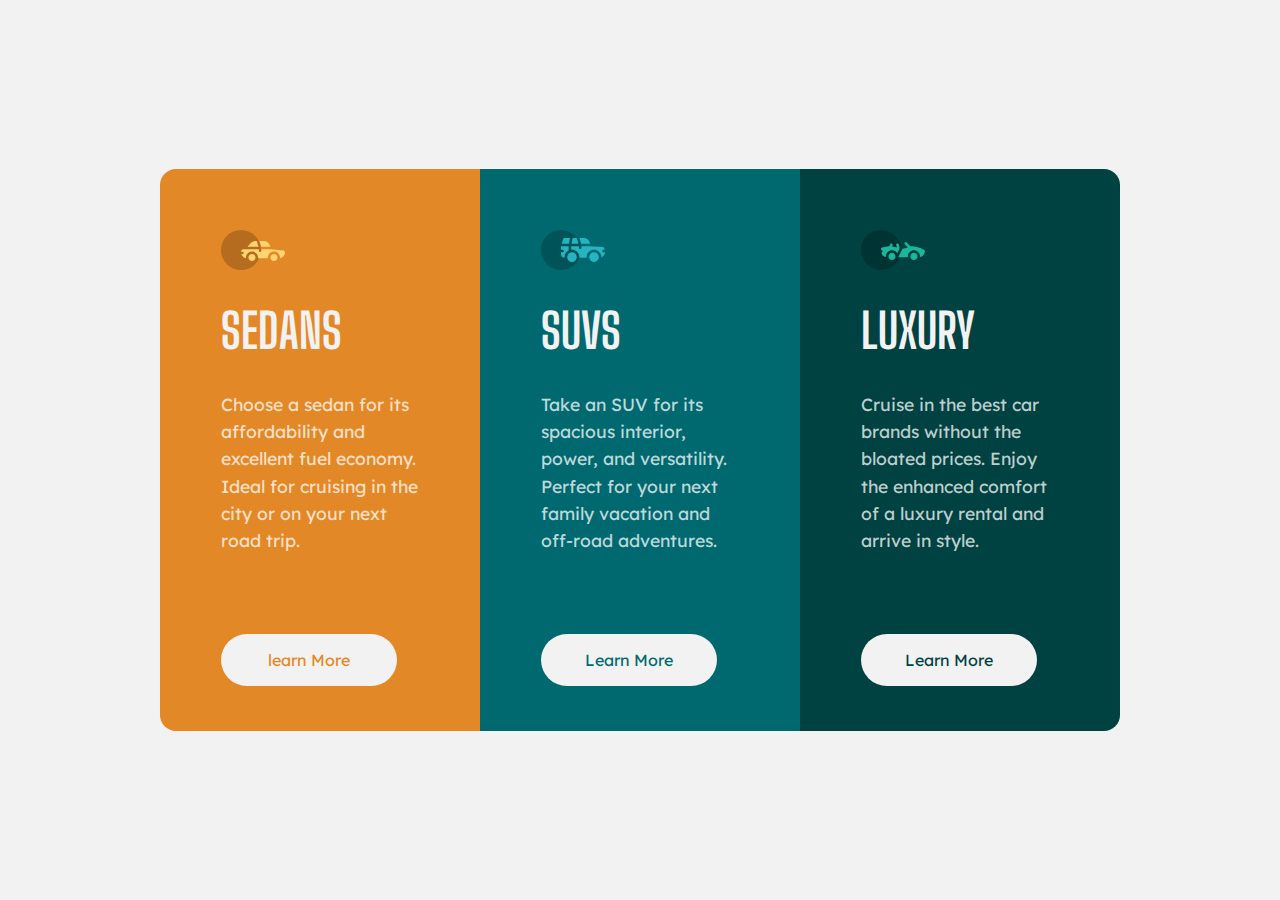
<file: 3-column-preview-card-component/index.html>
<!DOCTYPE html>
<html lang="en">
<head>
    <meta charset="UTF-8">
    <meta http-equiv="X-UA-Compatible" content="IE=edge">
    <meta name="viewport" content="width=device-width, initial-scale=1.0">
    <title>3-column-preview-card-component-main</title>
    <link rel="stylesheet" href="index1.css">
</head>
<body>
    <main>

     <div class="card">
         
        <div class="card__sedans card__rows">
            <img class="card__img" src="./icon-sedans.svg" alt="">
            <p class="card__titles">SEDANS</p>
            <p class="card__desc">Choose a sedan for its affordability and excellent fuel economy. Ideal for cruising in the city or on your next road trip.</p>
            <a  class="card__sedans_btn card__btn" href="#">learn More</a>
        </div>

        <div class="card__suvs card__rows">
            <img class="card__img" src="./icon-suvs.svg" alt="">
            <p class="card__titles">SUVS</p>
            <p class="card__desc">Take an SUV for its spacious interior, power, and versatility. Perfect for your next family vacation and off-road adventures.</p>
            <a class="card__suvs_btn card__btn" href="#">Learn More</a>
        </div>

        <div class="card__luxury card__rows">
            <img class="card__img" src="./icon-luxury.svg" alt="">
            <p class="card__titles">LUXURY</p>
            <p class="card__desc">Cruise in the best car brands without the bloated prices. Enjoy the enhanced comfort of a luxury rental and arrive in style.</p>
            <a class="card__luxury_btn card__btn" href="#">Learn More</a>
        </div>
     </div>   
    </main>
</body>
</html>
</file>
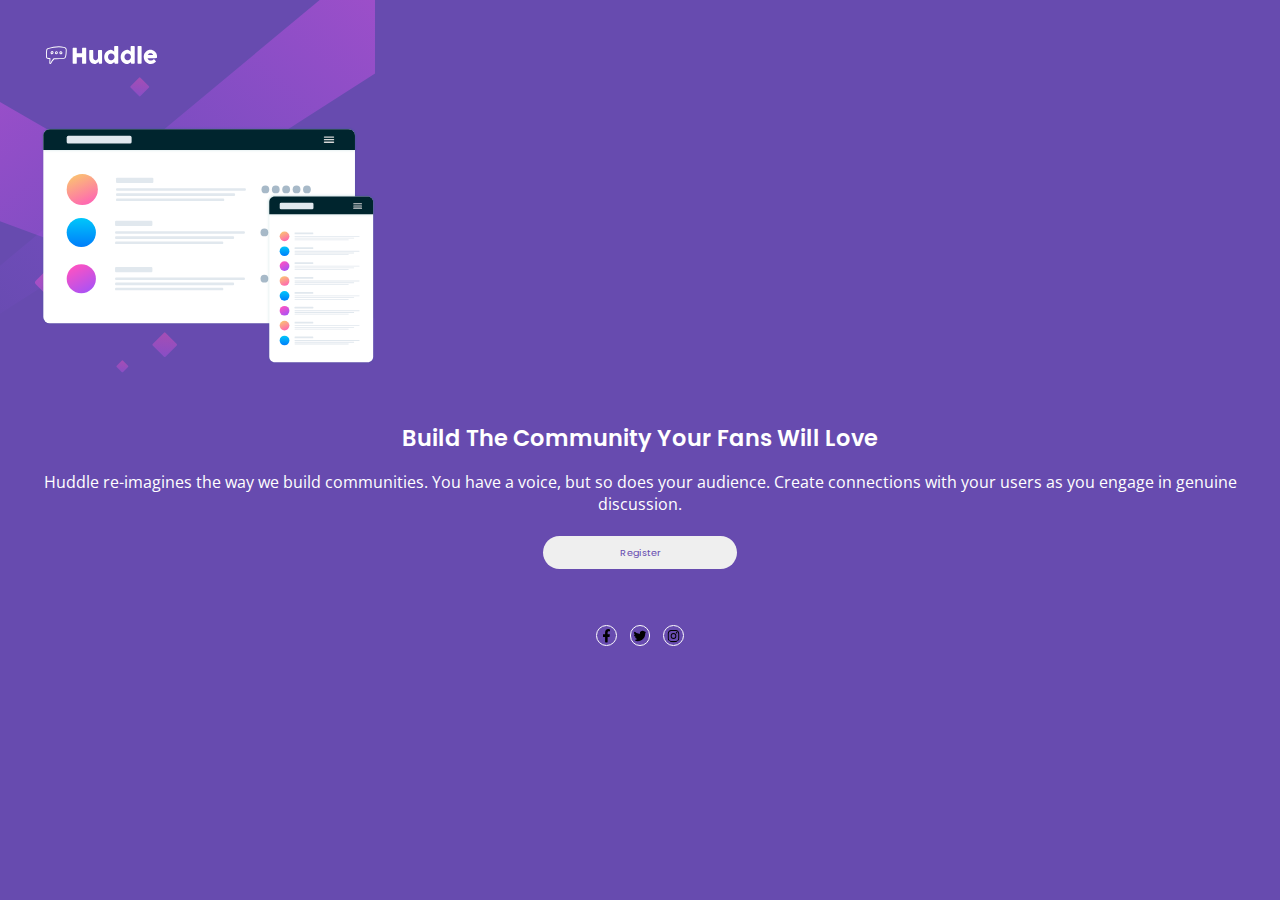
<file: huddle-landing-page-with-single-introductory-section-master/index.html>
<!DOCTYPE html>
<html lang="en">
<head>
    <meta charset="UTF-8">
    <meta http-equiv="X-UA-Compatible" content="IE=edge">
    <meta name="viewport" content="width=device-width, initial-scale=1.0">
    <link rel="stylesheet" href="index.css">
    <title>Huddle landing page with single introductory section master</title>
</head>
<body>
    
    <main>
        <img class="header" src="./images/logo.svg" alt="huddle" />
        <img class="top" src="./images/illustration-mockups.svg" alt="illustration" />
        <div class="bottom">
            <h1 class="title">Build The Community Your Fans Will Love</h1>
            <p class="description">Huddle re-imagines the way we build 
                communities. You have a voice, but so does your audience.
                Create connections with your users as you engage in genuine discussion.
            </p>
            <button class="button">Register</button>
        </div>
        <div class="footer">
            <img class="logos" src="./images/facebook-f-brands.svg" alt="facebook logo">
            <img class="logos" src="./images/logo-twitter.svg" alt="twitter logo">
            <img class="logos" src="./images/logo-instagram.svg" alt="instagram logo">
        </div>
    </main>
</body>
</html>
</file>
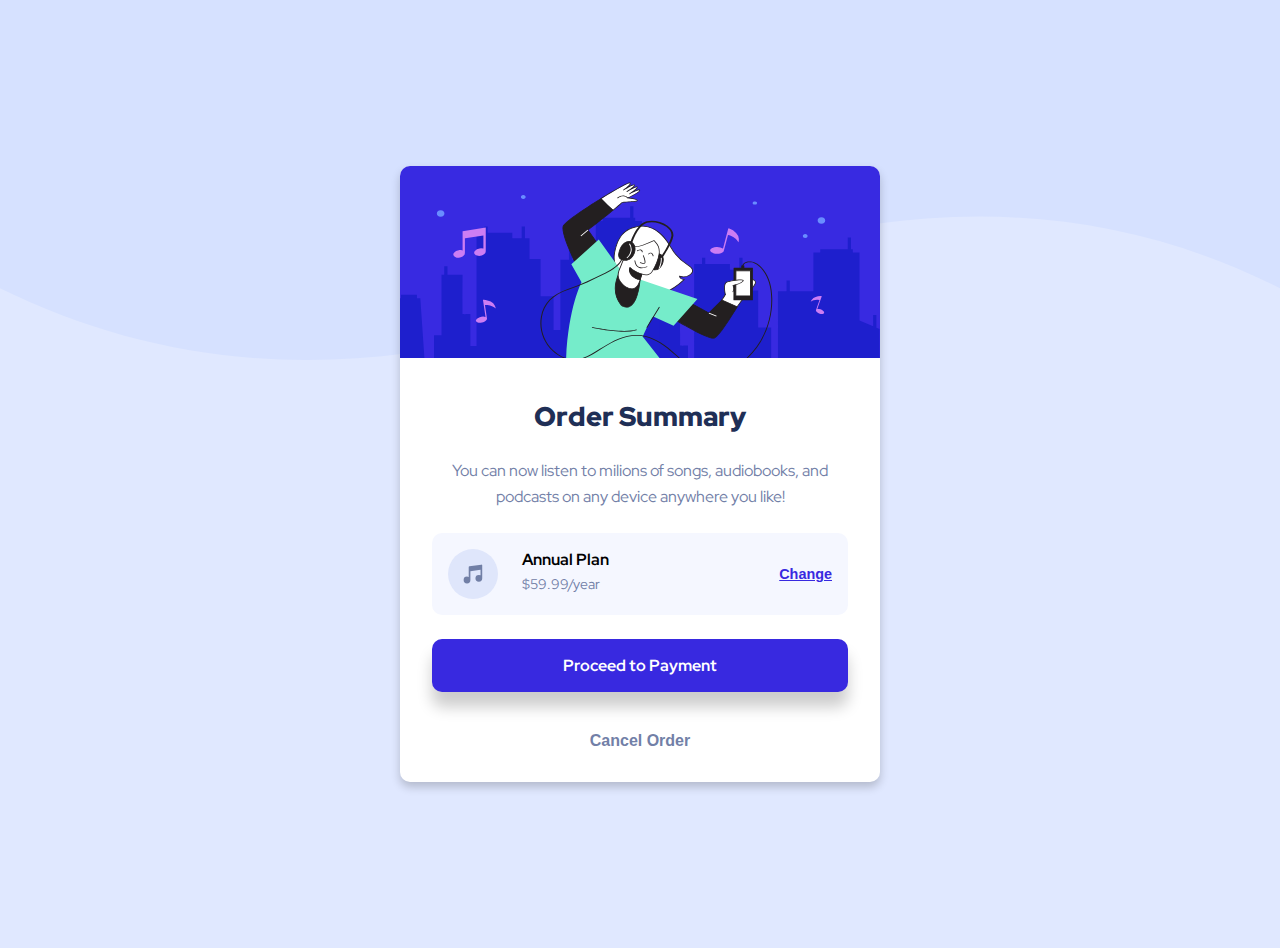
<file: Order summary/index.html>
<!DOCTYPE html>
<html lang="en">
<head>
    <meta charset="UTF-8">
    <meta http-equiv="X-UA-Compatible" content="IE=edge">
    <meta name="viewport" content="width=device-width, initial-scale=1.0">
    <link href="./index.css" rel="stylesheet" />
    <title>Order Summary</title>
</head>
<body>
    <main>
        <h1 class="sr-only">This program shows an order</h1>
        <div class="card">
            <img class="card__img" src="./illustration-hero.svg" alt="A woman listeneing to music and dancing" />
            <div class="card__body">
                <h2 class="card__header">Order Summary</h2>
                <p class="card__desc">You can now listen to milions of songs, audiobooks, and podcasts on any device anywhere you like!</p>
                <div class="card__plan">
                    <img class="card__music_img" src="./icon-music.svg" alt="" />
                    <h3 class="card__plan__title">Annual Plan</h3>
                    <p class="card__plan__time">$59.99/year</p>
                    <button class="card__plan__change">Change</button>
                </div>
                <a class="btn card__pay" href="#">Proceed to Payment</a>
                <button class="btn card__cancel">Cancel Order</button>
            </div>
        </div>
    </main>
</body>
</html>
</file>
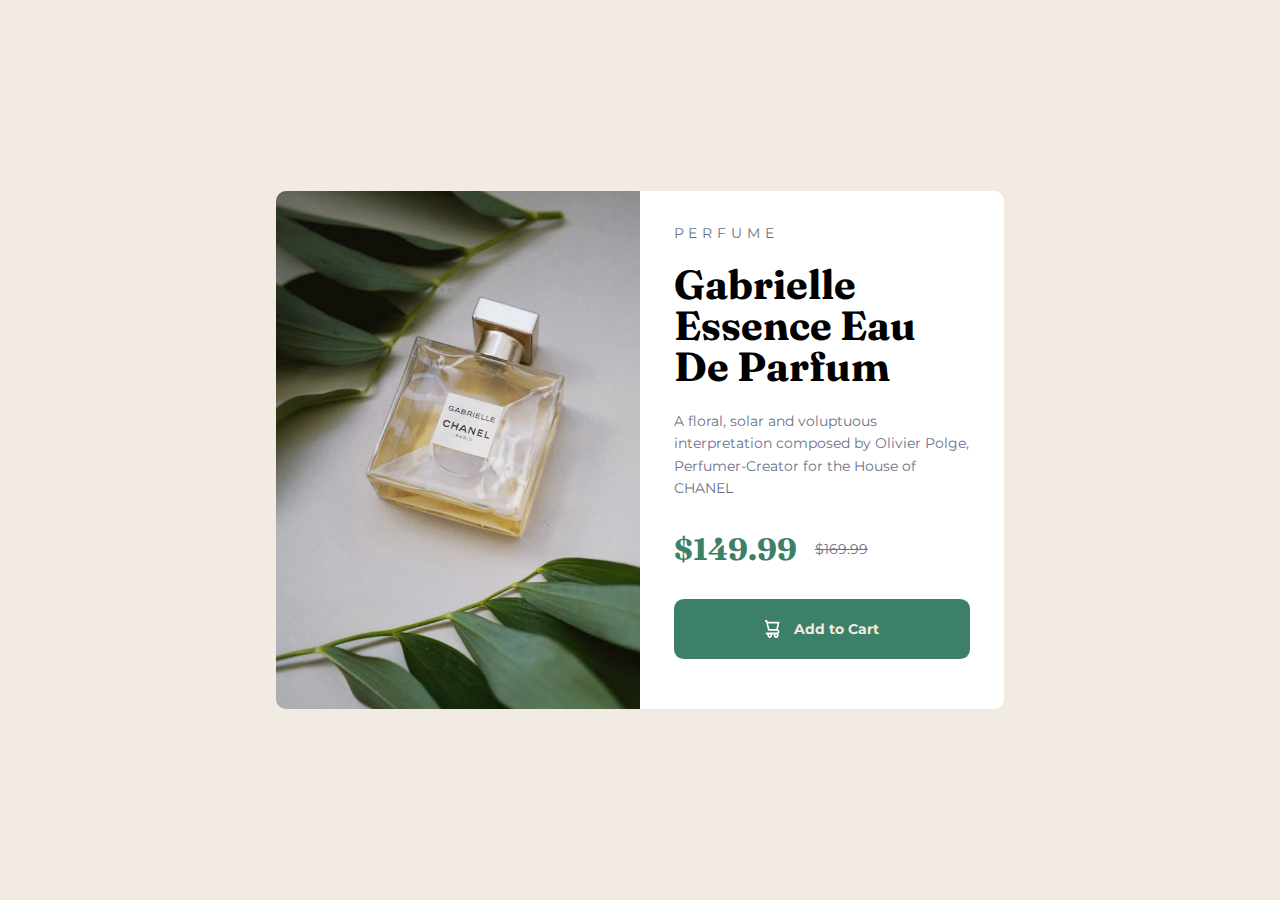
<file: product-preview-card-component-main/index.html>
<!DOCTYPE html>
<html lang="en">
<head>
    <meta charset="UTF-8">
    <meta http-equiv="X-UA-Compatible" content="IE=edge">
    <meta name="viewport" content="width=device-width, initial-scale=1.0">
    <title>Product view card</title>
    <link rel="stylesheet" href="index.css">
</head>
<body>
    
    <main>
        <div class="card">
            <div class="card_img"></div>
        

        <div class="card_content">
            <p class="card_item_name">Perfume</p>
            <h1 class="card_title">Gabrielle Essence Eau De Parfum</h1>
            
            <p class="card_desc">A floral, solar and voluptuous interpretation composed by Olivier Polge, Perfumer-Creator for the House of <span>chanel</span></p>
           
            <div class="card_item_prices">
                <h1 class="card_item_cur_price">$149.99</h1>
                <p class="card_item_prev_price">$169.99</p>
            </div>

            <a href="#" class="card_btn"><img src="./images/icon-cart.svg" class="card_btn_img" alt="">Add to Cart</a>

            
            
        </div>
    </div>
    </main>
</body>
</html>
</file>
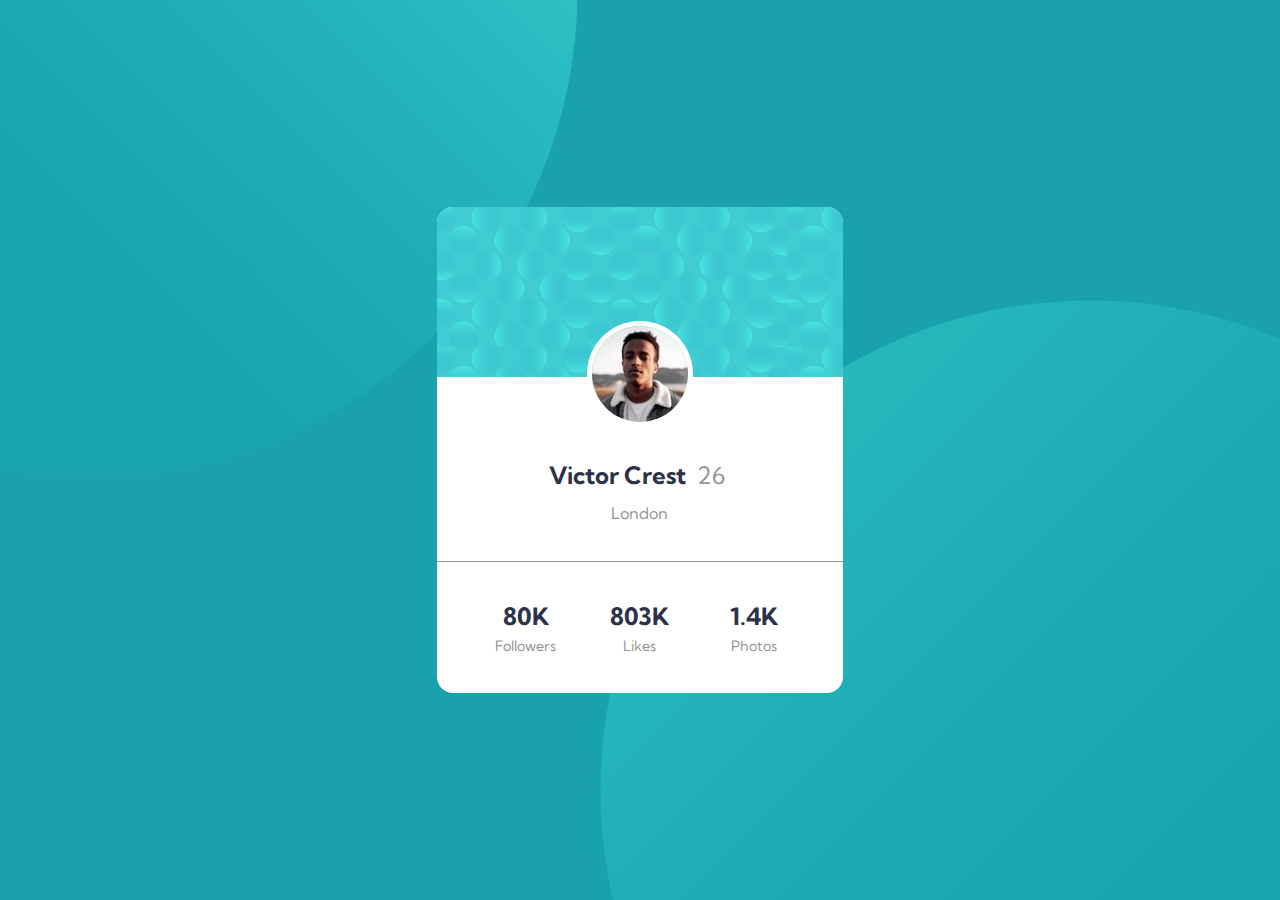
<file: profile-card-component/index.html>
<!DOCTYPE html>
<html lang="en">
<head>
    <meta charset="UTF-8">
    <meta http-equiv="X-UA-Compatible" content="IE=edge">
    <meta name="viewport" content="width=device-width, initial-scale=1.0">
    <title>Profile Card component</title>
    <link rel="stylesheet" href="./index.css">
</head>
<body>
   
    <main>
        <h1 class="sr-only">This program shows an profile card component</h1>
        <div class = "card">

            <div class="card__space"></div>

            <div class="card__between">
            <img class="card__img" src="./image-victor.jpg" alt="picture of boy">
           
            <div class="card__middle">
            <p class="card__img_name card__blue">Victor Crest <span class="card__img_number card__grey">26</span></p>
            <p class="card__country card__grey">London</p>
            </div>
        </div>

            <div class="card__border_above_stats"></div>
            <div class="card__stats">
                <div class="card__stats_followers"> 
                     <p class="card__stats_number card__blue">80K</p>
                    <p class="card__stats_FLP card__grey">Followers</p>
                </div>
                    <div class="card__stats_likes">
                     <p class="card__stats_number card__blue">803K</p>
                     <p class="card__stats_FLP card__grey">Likes</p>     
                    </div>            
                        <div class="card__stats_photos">
                         <p class="card__stats_number card__blue">1.4K</p>
                         <p class="card__stats_FLP card__grey">Photos</p>    
                        </div>
            
            </div>
        
        </div>

    </main>

   
</body>
</html>
</file>
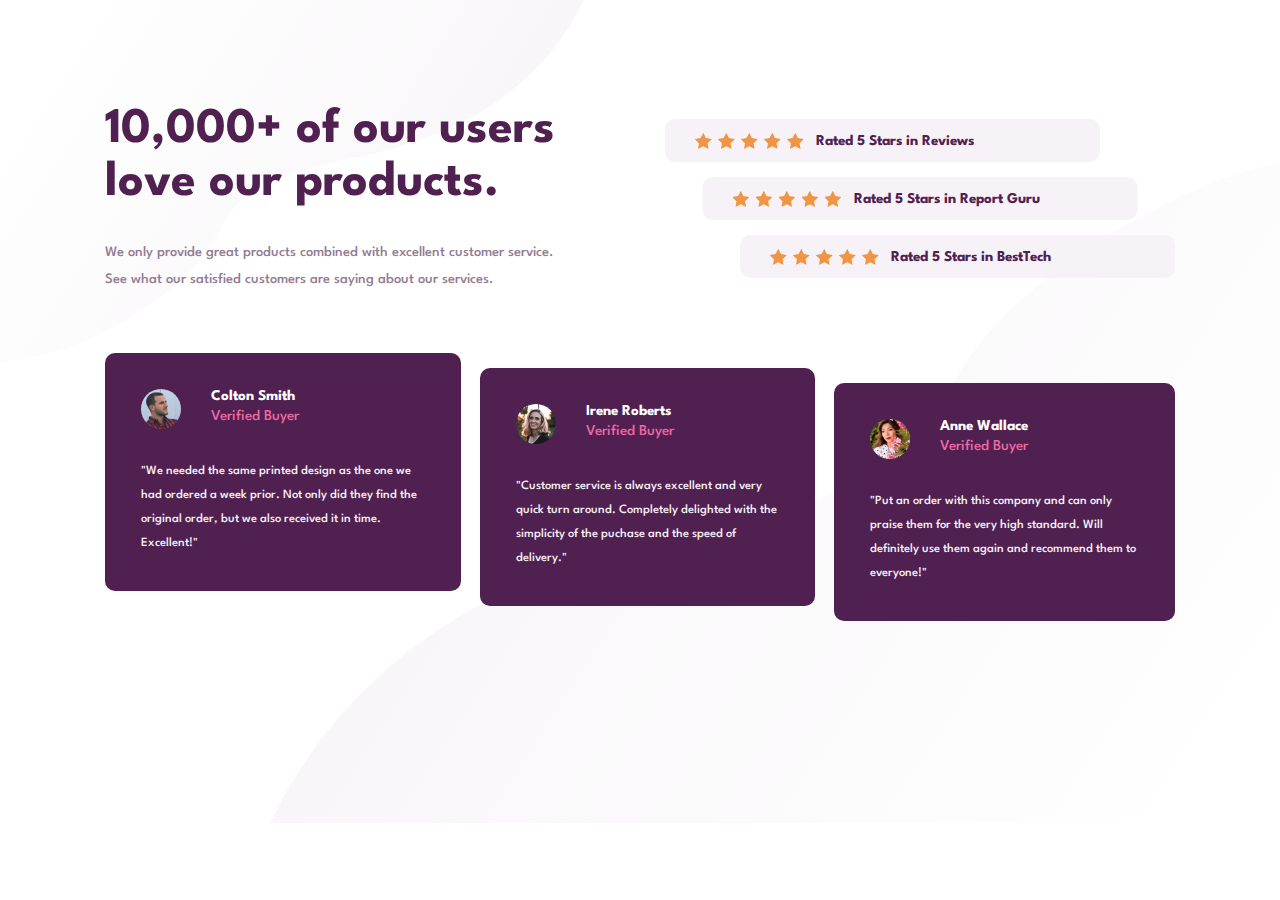
<file: social-proof-section-master/index.html>
<!DOCTYPE html>
<html lang="en">
<head>
    <meta charset="UTF-8">
    <meta http-equiv="X-UA-Compatible" content="IE=edge">
    <meta name="viewport" content="width=device-width, initial-scale=1.0">
    <title>Social Proof section master</title>
    <link rel="stylesheet" href="index.css">
</head>
<body>
    <h1 class="sr-only">This program shows a social proof section master page</h1>

    <main>
        <div class="upper-section">
            <div class="top">
            <h1 class="main__heading">10,000+ of our users love our products.</h1>
            <p class="main__desc">We only provide great products combined with excellent customer service. See what our satisfied customers are saying about our services.</p>
            </div>

        <div class="ratings">
            <div  class="rating">
                <div class="stars">
                <img class="star" src="./images/icon-star.svg" alt="pic of star">
                <img class="star" src="./images/icon-star.svg" alt="pic of star">
                <img class="star" src="./images/icon-star.svg" alt="pic of star">
                <img class="star" src="./images/icon-star.svg" alt="pic of star">
                <img class="star" src="./images/icon-star.svg" alt="pic of star">
                </div>
                <p class="rating-desc">Rated 5 Stars in Reviews</p>
            </div>
            <div class="rating">
                <div class="stars">
                <img class="star" src="./images/icon-star.svg" alt="pic of star">
                <img class="star" src="./images/icon-star.svg" alt="pic of star">
                <img class="star" src="./images/icon-star.svg" alt="pic of star">
                <img class="star" src="./images/icon-star.svg" alt="pic of star">
                <img class="star" src="./images/icon-star.svg" alt="pic of star">
                </div>
                <p class="rating-desc">Rated 5 Stars in Report Guru</p>
            </div>
            <div class="rating">
                <div class="stars">
                <img class="star" src="./images/icon-star.svg" alt="pic of star">
                <img class="star" src="./images/icon-star.svg" alt="pic of star">
                <img class="star" src="./images/icon-star.svg" alt="pic of star">
                <img class="star" src="./images/icon-star.svg" alt="pic of star">
                <img class="star" src="./images/icon-star.svg" alt="pic of star">
                </div>
                <p class="rating-desc">Rated 5 Stars in BestTech</p>
            </div>
        </div>
    </div>
        <div class="reviews">
            <div class="review">
                <img class="pic" src="./images/image-colton.jpg" alt="pic of colton">
                <p class="name">Colton Smith</p>
                <p class="stats">Verified Buyer</p>
                <p class="description">"We needed the same printed design as the one we had ordered a week prior. Not only did they find the original order, but we also received it in time. Excellent!"</p>
            </div>

            <div class="review">
                <img class="pic" src="./images/image-irene.jpg" alt="pic of irene">
                <p class="name">Irene Roberts</p>
                <p class="stats">Verified Buyer</p>
                <p class="description">"Customer service is always excellent and very quick turn around. Completely delighted with the simplicity of the puchase and the speed of delivery."</p>
            </div>

            <div class="review">
                <img class="pic" src="./images/image-anne.jpg" alt="pic of anne">
                <p class="name">Anne Wallace</p>
                <p class="stats">Verified Buyer</p>
                <p class="description">"Put an order with this company and can only praise them for the very high standard. Will definitely use them again and recommend them to everyone!"</p>
            </div>
        </div>
    </main>
</body>
</html>
</file>
<file: 3-column-preview-card-component/index1.css>
@import url('https://fonts.googleapis.com/css2?family=Lexend+Deca&display=swap');
@import url('https://fonts.googleapis.com/css2?family=Big+Shoulders+Display:wght@700&display=swap');

:root {
    --clr-primary-900:hsl(31, 77%, 52%);
    --clr-primary-500:hsl(184, 100%, 22%);
    --clr-primary-200:hsl(179, 100%, 13%);

    --clr-neutral-900:hsla(0, 0%, 100%, 0.75);
    --clr-neutral-500:hsl(0, 0%, 95%);
 
    --ff-1:"Lexend Deca";
    --fw-1-400:400;
    --ff-2: "Big Shoulders Display";
    --fw-2-700:700;
}

body *, body *::before,body *::after{
    display: block;
}

*, *::before,*::after{
    box-sizing: border-box;
    padding: 0;
    margin: 0;
}
body {
    background-color:var(--clr-neutral-500);

}

main {
    display: grid;
    place-items: center;
    min-height: 100vh;
}

.card {
    width: min(100%,25rem);
    margin: 2rem 1.5rem; 
    border-radius: 1rem;
    overflow: hidden;
}

.card__sedans {
    background-color: var(--clr-primary-900);
    padding: 2rem;
}

.card__suvs {
    background-color:var(--clr-primary-500);
    padding: 2rem;
}

.card__luxury {
    background-color: var(--clr-primary-200);
    padding: 2rem;
}

.card__rows > * {
    padding: 1rem;
}

.card__rows {
    padding: 2.8rem;
}

.card__desc {
    font-family: var(--ff-1);
    font-weight: var(--fw-1-400);
    color:var(--clr-neutral-900);
    line-height: 1.7rem;
    font-size: 1.1rem;
}

.card__titles {
    font-family: var(--ff-2);
    font-weight: var(--fw-2-700);
    font-size: 3rem;
    color:var(--clr-neutral-500);
}

.card__btn {
    text-decoration: none;
    background-color:var(--clr-neutral-500);
    width:11rem;
    margin-top:1rem;
    margin-left:1rem;
    border-radius: 2rem;
    text-align:center;
    font-family:var(--ff-1);
}
.card__btn:hover{
    color:var(--clr-neutral-900);
    box-shadow: 0 0 0 2px var(--clr-neutral-500);
}

.card__sedans_btn:hover {
    background-color: var(--clr-primary-900);
   
}

.card__suvs_btn:hover {
    background-color: var(--clr-primary-500);
}

.card__luxury_btn:hover {
    background-color: var(--clr-primary-200);
}

.card__sedans_btn {
    color:var(--clr-primary-900);
}

.card__suvs_btn {
    color:var(--clr-primary-500);
}

.card__luxury_btn {
    color:var(--clr-primary-200);
}


@media(min-width:1245px) {
    .card {
        display: grid;
        grid-template-columns: 1fr 1fr 1fr;
        grid-template-areas:
        "sedans suvs luxury"; 
        width: min(100%, 60rem);
        height: auto;
    }

    .card__sedans{
        grid-area: sedans;
    }

    .card__suvs {
        grid-area: suvs;
    }
    
    .card__luxury {
        grid-area: luxury;
    }

    .card__btn {
        margin-top: 4rem;
    }
}
</file>
<file: huddle-landing-page-with-single-introductory-section-master/index.css>
@import url('https://fonts.googleapis.com/css2?family=Poppins:wght@400;600&display=swap');
@import url('https://fonts.googleapis.com/css2?family=Open+Sans&display=swap');


:root{
    --clr-p-violet:hsl(257, 40%, 49%);
    --clr-p-soft-magenta:hsl(300, 69%, 71%);

    --ff-1: Poppins, 'sans serif';
    --ff-2: 'Open Sans';
    --fw-regular: 400;
    --fw-bold: 600;
    font-weight: var(--fw-regular);
}

* , *::before, *::after{
    padding: 0;
    margin: 0;
    box-sizing: border-box;
}

body * , body *::before, body *::after{
    display: block;
}

body{
    background-image: url(./images/bg-mobile.svg);
    background-repeat: no-repeat;
    background-color: var(--clr-p-violet);
}

main{
    padding: 2.5rem;
    min-height: 100vh;
    display: flex;
    flex-direction: column;
    gap: 3.5rem;
}

.header{
    width: 7.5rem;
}

.top{
    width: min(100%, 21rem);

}

.bottom{
    /* width:min(100%, 22rem); */
    display: flex;
    flex-direction: column;
    gap: 1rem;
    place-items: center;
}

.title {
    font-family: var(--ff-1);
    font-weight: var(--fw-bold);
    text-align: center;
    color: white;
    font-size: 1.4rem;
}

.description{
    text-align: center;
    font-family: var(--ff-2);
    font-size: 0.97rem;
    color: white;
    padding-block-end: 0.3rem;
}


.logos{
    width: 1.3rem;
    aspect-ratio: 1;
    border-radius: 50%;
    border: 1.5px solid white;
    padding:2.5px;
}

.footer{
    display: flex;
    place-content: center;
    /* width: 20rem; */
    gap: 0.8rem;
}

.button{
    
    padding: 0.6rem 4.8rem;
    place-self: center;
    font-size: 0.6rem;
    font-family: var(--ff-1);
    color: var(--clr-p-violet);
    border-radius: 2rem;
    border: none;
}
</file>
<file: Order summary/index.css>
@import url('https://fonts.googleapis.com/css2?family=Red+Hat+Display:wght@500;700;900&display=swap');

:root {
    --clr-primary-500: hsl(225, 100%, 94%);
    --clr-primary-900: hsl(245, 75%, 52%);
    --clr-neutral-100:  hsl(225, 100%, 98%);
    --clr-neutral-300: hsl(224, 23%, 55%);
    --clr-neutral-900:  hsl(223, 47%, 23%);

    font-size: 16px;

    font-family: 'Red Hat Display', sans-serif;
    --fw-900: 900;
    --fw-700: 700;
    --fw-500: 500;
}

*, *::after, *::before {
    box-sizing: border-box;
    padding: 0;
    margin: 0;
}

body *, body *::after, body *::before {
    display: block;
}

body {
    /* background:  url(./pattern-background-mobile.svg) no-repeat cover; */
    background-image: url(./pattern-background-mobile.svg);
    background-position: start;
    background-repeat: no-repeat;
    background-attachment: fixed;
    background-size: 100vw 40vh;
    background-color: var(--clr-primary-500);
    padding: 1.5rem;
} 

.sr-only {
    position:absolute;
    height: 1px;
    width:1px;
    margin: -1px;
    overflow: hidden;
    white-space: nowrap;
}

main {
    display: grid;
    place-items: center;
    min-height: 100vh;
}

.card {
    width: min(100%, 30rem);
    /* max-width: 30rem; */
    border-radius: 10px;
    overflow: hidden;
    text-align: center;
    box-shadow: 0 5px 10px rgba(0,0,0,0.2);
    background-color: white;
}

.card__img {
    width: 100%;
    height: 12rem;
}

.card__body {
    padding: 1rem 2rem;
}

.card__body > * {
    margin-block-start: 1.5rem;
}

.card__header {
    font-weight: var(--fw-900);
    font-size: 1.7rem;
    color: var(--clr-neutral-900);
}

.card__desc {
    color: var(--clr-neutral-300);
    line-height: 1.6rem;
}

.card__plan {
    background-color: var(--clr-neutral-100);
    display: grid;
    grid-template-columns: max-content 1fr max-content;
    grid-template-rows: 1fr 1fr;
    grid-template-areas: 
        "image title change"
        "image time change";
    gap: 0rem 1.5rem;
    padding: 1rem;
    text-align: left;
    border-radius: 10px;
}

.card__music_img {
    grid-area: image;
    width: 50px;
    aspect-ratio: 1;
}

.card__plan__title {
    grid-area: title;
    font-weight: var(--fw-700);
    font-size: 1rem;
}

.card__plan__time {
    grid-area: time;
    color: var(--clr-neutral-300);
    font-size: .9rem;
}

.btn {
    width: 100%;
    padding: 1rem 1.5rem;
    border-radius: 10px;
    font-weight: var(--fw-700);
    font-size: 1.0rem;
    border: 0;
    text-decoration: none;
    cursor: pointer;
}

.card__plan__change {
    grid-area: change;
    color: var(--clr-primary-900);
    text-decoration: underline;
    background-color: transparent;
    font-weight: var(--fw-700);
    font-size: .9rem;
    border: 0;
    cursor: pointer;
}

.card__plan__change:hover {
    text-decoration: none;
}

.card__pay {
    background-color: var(--clr-primary-900);
    color: white;
    box-shadow: 0 15px 15px rgba(0,0,0,0.2);
}

.card__cancel {
    color: var(--clr-neutral-300);
    background-color: transparent;
}

.card__cancel:hover {
    color: var(--clr-neutral-900);
}

@media (min-width: 40rem) {
    body {
        background-image: url(./pattern-background-desktop.svg);
    }
}
</file>
<file: product-preview-card-component-main/index.css>
@import url('https://fonts.googleapis.com/css2?family=Montserrat:wght@500;700&display=swap');
@import url('https://fonts.googleapis.com/css2?family=Fraunces:opsz,wght@9..144,700&display=swap');

:root{
    --clr-amt: hsl(158, 36%, 37%);
    --bg-body: hsl(30, 38%, 92%);

    --clr-title: hsl(212, 21%, 14%);
    --clr-desc: hsl(228, 12%, 48%);
    --bg-card: hsl(0, 0%, 100%);

    font-size: 14px;

    --ff-desc: 'Montserrat', sans-serif;
    --ff-title: 'Fraunces', serif;

    --fw-regular: 500;
    --fw-bold: 700;
}


*, * ::before, *::after{
    padding: 0;
    margin: 0;
    box-sizing: border-box;
}

body *, body *::before, body *::after{
    display: block;
    
}

body{
    background-color: var(--bg-body);
}

main{
   display: grid;
   place-items: center;
   min-height: 100vh;
   padding: 1.6rem 0.7rem;
   
}

.card{
    border-radius: 10px;
    overflow: hidden;
    max-width: 24.2rem;
    display: flex;
    flex-direction: column;

}

.card_content{
    background-color: var(--bg-card);
    padding: 1.65rem;
    display: flex;
    flex-direction: column;
    gap: 1rem;
}

.card_img{
    background: url(./images/image-product-mobile.jpg);
    width: 100%;
    height: 17rem;
    background-repeat: no-repeat;
    background-size:cover;
}

.card_item_name{
    font-family: var(--ff-desc);
    text-transform: uppercase;
    color: var(--clr-desc);
    letter-spacing: 0.35rem;
    font-size: 0.8rem;
}

.card_title{
    font-family: var(--ff-title);
    line-height: 2rem;
    font-weight: var(--fw-bold);
    font-size: 2.2rem;
}

.card_desc{
    font-family: var(--ff-desc);
    line-height: 1.6rem;
    color: var(--clr-desc);
    /* font-size: 13.8px; */
}

.card_desc span{
    text-transform: uppercase;
}

.card_item_prices{
display: flex;
flex-direction: row;
gap: 1.3rem;
}

.card_item_cur_price{
    font-family: var(--ff-title);
    font-weight: var(--fw-bold);
    color: var(--clr-amt);
    font-size: 2.2rem;
}

.card_item_prev_price{
    justify-self: center;
    align-self: center;
    color: var(--clr-desc);
    font-family: var(--ff-desc);
    text-decoration: line-through;
}


.card_btn{
    background-color: var(--clr-amt);
    padding: 1rem;
    border-radius: 0.7rem;
    display: flex;
    flex-direction: row;
    justify-content: center;
    align-content: center;
    gap: 1rem;
    text-decoration: none;
    color: var(--bg-body);
    font-family: var(--ff-desc);
    font-weight: var(--fw-bold);
}


/*destop view */
@media (min-width: 756px){
    .card{
        display: grid;
        grid-template-columns: 50% 50%;
        grid-template-rows: 1fr 1fr;
        grid-template-areas: 
                          "left right"
                          "left right";
        max-width: 52rem;
        height: 37rem;
    }

    .card_img{
        background: url(./images/image-product-desktop.jpg);
        background-repeat: no-repeat;
        background-size: cover;
        grid-area: left;
       height: 100%;
    }

    .card_content{
        grid-area: right;
        padding: 2.4rem;
        gap: 1.7rem;
    }

    .card_item_name{
        font-size: 0.97rem;
    }

   .card_item_prices{
     padding-block: 0.5rem;
   }
  
    .card_title{
        font-size: 2.9rem;
        line-height: 2.9rem;
    }

   .card_desc{
    line-height: 1.6rem;
   }

   .card_btn{
    padding: 1.5rem;
   }

   .card_btn:hover{
    background-color: hsl(158, 36%, 23%);
   }
}
</file>
<file: profile-card-component/index.css>
@import url('https://fonts.googleapis.com/css2?family=Kumbh+Sans:wght@400;700&display=swap');
:root {
    --clr-primary-900:hsl(185, 75%, 39%);
    --clr-primary-500:hsl(229, 23%, 23%);
    --clr-primary-200:hsl(227, 10%, 46%);
    --clr-neutral:hsl(0, 0%, 59%);

    --ff: 'Kumbh Sans', sans-serif;
    --fw-400:400;
    --fw-700:700; 
}

* , *::before, *::after{
    padding:0;
    margin:0;
    box-sizing: border-box;
}

body *, body *::before, body *::after {
    padding:0;
    margin:0;
}

body{
     background-color: var(--clr-primary-900);
     background-image: url("./bg-pattern-top.svg"), url("./bg-pattern-bottom.svg");
     background-repeat: no-repeat, no-repeat;
     background-position: -800px -500px, 300px 300px;
     background-attachment:fixed, fixed;
     
     
}

main{
    display:grid;
    place-items: center;
    min-height:100vh;
}


.sr-only {
    position:absolute;
    height: 1px;
    width:1px;
    margin: -1px;
    overflow: hidden;
    white-space: nowrap;
}
.card{
      margin: 5rem 2.5rem;
      background-color: white;
      font-family: var(--ff);
      border-radius: 1rem;
      overflow: hidden;
      width: min(100%,25.4rem);
}

.card__space{
    height:170px;
    background: url("./bg-pattern-card.svg");
}

.card__img {
    border-radius: 50px;
    box-shadow: 0 0 0 5px white;
    margin-top: -3.2rem;
}

.card__between, .card__middle{
    display:grid;
    place-items: center;
}

.card__stats{
    display:grid;
    grid-template-columns: 1fr 1fr 1fr;
    grid-template-rows: 1fr 1fr;
    grid-template-areas: 
            "followers likes photos"
            "followers likes photos";
    text-align: center;        
}

.card__stats_followers{
    grid-area: followers;
}

.card__stats_likes{
    grid-area: likes;
}

.card__stats_photos{
    grid-area: photos;
}

.card__img_name{
    font-weight: var(--fw-700);
    font-size:1.5rem;
}

.card__img_number{
    font-weight:var(--fw-400);
}

.card__border_above_stats {
    border-top: 1px var(--clr-neutral) solid;
    border-bottom:white;
}

.card__stats {
    padding:2rem;
}

.card__stats_number{
    font-size: 1.5rem;
}

.card__stats_FLP {
          font-size: 0.9rem;
}

.card__grey {
    color:var(--clr-neutral);
}

.card__blue {
    font-weight: var(--fw-700);
    color:var(--clr-primary-500);
}

.card__middle{
    padding: 2rem;
}

.card__middle * {
    padding:0.4rem;
}

.card__stats * {
    padding:0.2rem;
}

@media (min-width:1000px) {
    body{
        /* background-color: var(--clr-primary-900);
        background-image: url("./bg-pattern-top.svg"), url("./bg-pattern-bottom.svg");
        background-repeat: no-repeat, no-repeat; */
        background-position: -400px -500px, 600px 300px;
        /* background-attachment: fixed, fixed; */
        
        
   }
}
</file>
<file: social-proof-section-master/index.css>
@import url('https://fonts.googleapis.com/css2?family=Spartan:wght@400;500;700&display=swap');
:root{
    --clr-primary-magenta:hsl(300, 43%, 22%);
    --clr-primary-pink:hsl(333, 80%, 67%);
    --clr-neutral-magenta-900:hsl(303, 10%, 53%);
    --clr-neutral-magenta-100:hsl(300, 24%, 96%);
    --clr-neutral-white:hsl(0, 0%, 100%);

    font-size: 15px;
    font-family: Spartan;
    --fw-bold:700;
    --fw-medium:500;
    --fw-regular:400;
}

* , *::before, *::after{
    box-sizing: border-box;
    padding: 0;
    margin: 0;
}

body *, body *::before, body *::after{
    display: block;
}

body{
    background-image: url(./images/bg-pattern-top-mobile.svg), url(./images/bg-pattern-bottom-mobile.svg);
    background-repeat: no-repeat, no-repeat;
    background-position: 0 0, 0 70rem/*calc(100vh + 503px); */
}

.sr-only {
    height: 1px;
    width: 1px;
    margin: -1px;
    overflow: hidden;
    white-space: nowrap;
}

main{
    min-height: 100vh;
    margin: 5rem 1.3rem;
}

.main__heading, .main__desc{
    text-align: center;
}

.main__heading {
    line-height: 2rem;
    color: var(--clr-primary-magenta);
    font-weight: var(--fw-bold);
}

.main__desc {
     padding-block: 2rem;
     line-height: 1.8rem;
     font-size: 14.5px;
     font-weight: var(--fw-medium);
     color: var(--clr-neutral-magenta-900);
}

.stars {
    display: flex;
    gap: 0.4rem;
    
}

.rating{
   display: flex;
   flex-direction: column;
   align-items:center;
   gap:0.8rem;
   padding:0.9rem;
   border-radius:10px;
   background-color: var(--clr-neutral-magenta-100);
}

.rating-desc{
    color: var(--clr-primary-magenta);
    font-weight: var(--fw-bold);
}

.reviews{
    display: flex;
    flex-direction: column;
    gap:1.3rem;
}

.review {
    display: grid;
    grid-template-columns: 40px 1fr;
    grid-template-rows: 20px 20px 1fr;
    grid-template-areas: 
                   "image name"
                   "image stat"
                   "desc desc";
    background-color: var(--clr-primary-magenta);
    padding: 2.4rem;
    border-radius: 10px;
}

.name{
    color:var(--clr-neutral-white);
    font-weight: var(--fw-bold);
}

.stats{
    color: var(--clr-primary-pink);
    font-weight: var(--fw-medium);
}
.reviews{
    padding-block: 2rem;
}

.pic {
    grid-area: image;
    border-radius: 50%;
    height:40px;
    width:40px;
}

.name, .stats{
    padding-left: 2rem;
}

.name {
    grid-area: name;
}

.stats {
    grid-area: stat
}

.description{
    grid-area: desc;
    padding-top: 2rem;
    color:var(--clr-neutral-magenta-100);
    font-weight: var(--fw-medium);
    line-height:1.6rem;
    font-size:12.6px;
}

.ratings{
    display:flex;
    flex-direction: column;
    gap:1rem;
    padding-block:1rem;
    /* align-items: flex-end; */
}

@media(min-width:1000px) {


    body{
        background-image: url(./images/bg-pattern-top-desktop.svg), url(./images/bg-pattern-bottom-desktop.svg);
        background-repeat: no-repeat, no-repeat;
        /* background-position: 0 0, calc(100vw - 1085px) calc(100vh - 673px); */
        background-position: 0 0, 18rem 10rem;
        
    }

    main{
        /* margin: 7rem 7rem; */
        padding: 7rem;
        min-height: 100vh;
        margin:0;
    }
    
    .upper-section{
        display: grid;
        grid-template-columns: 30rem 1fr;
        grid-template-rows: 1fr;
        grid-template-areas: 
                       "head star";

            gap:2rem;
    }

    .rating{
           flex-direction: row;
           width: 29rem;
           padding-left: 2rem;
        
        
    }   

    .top {
        grid-area: head;
    }

    .ratings {
        grid-area: star;
        align-items: flex-end;
    }
    
    .main__heading{
       text-align: left;
       font-size: 50px;
       line-height: 3.5rem;
    }

    .main__desc {
  text-align: left;
    }
   
    .reviews {
        display: flex;
        flex-direction: row;
    }

    .review:nth-child(2){
        transform: translateY(1rem);
    }

    .review:nth-child(3){
        transform: translateY(2rem);
    }

    .rating:nth-child(2){
        transform: translateX(-2.5rem);
    }

    .rating:nth-child(1){
        transform: translateX(-5rem);
    }
}
</file>
